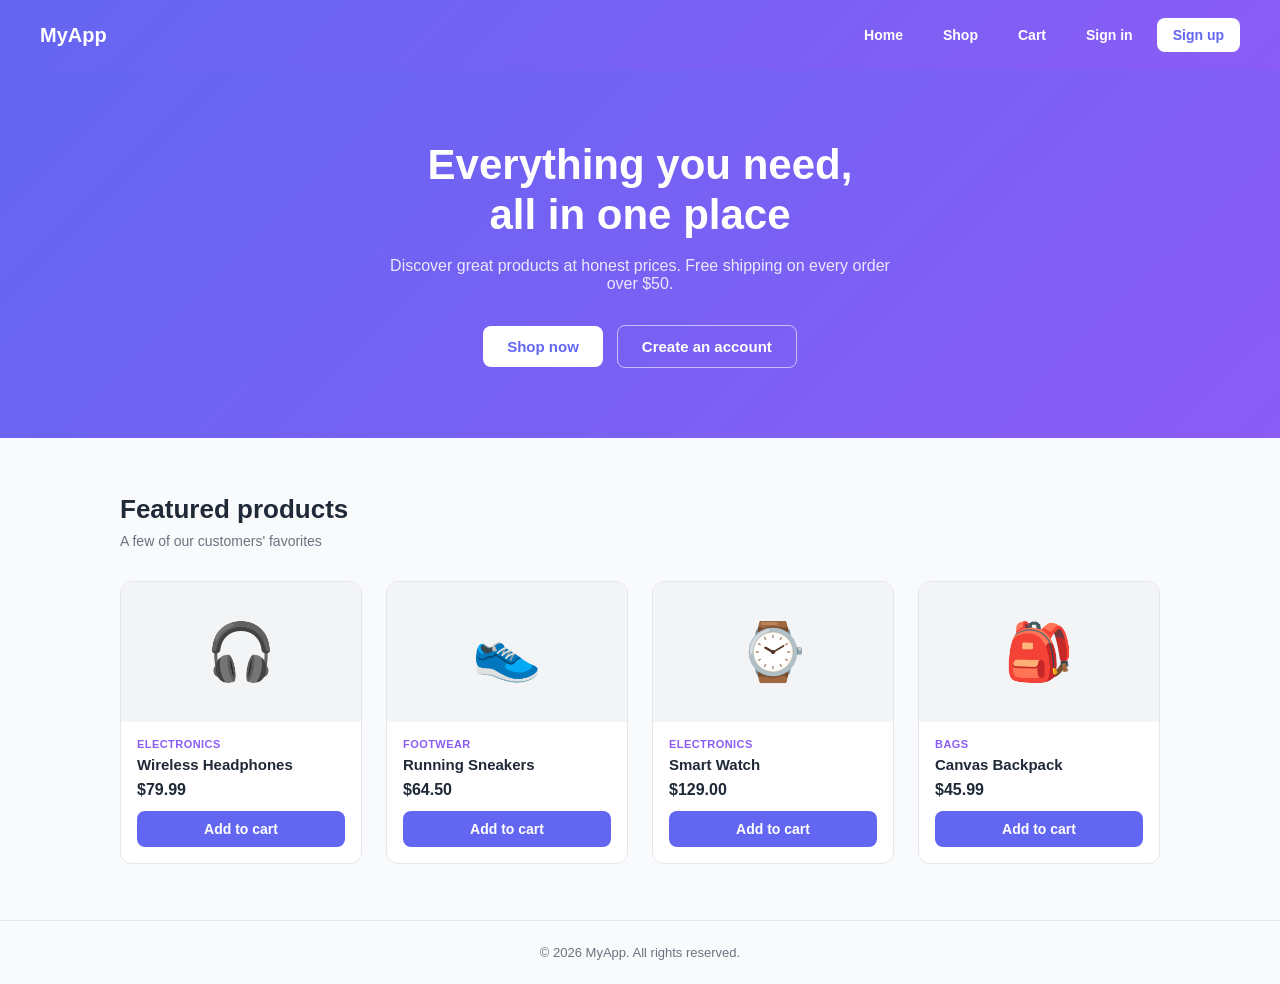
<file: index.html>
<!DOCTYPE html>
<html lang="en">
<head>
<meta charset="UTF-8">
<meta name="viewport" content="width=device-width, initial-scale=1.0">
<title>MyApp Shop &mdash; Home</title>
<link rel="stylesheet" href="css/style.css">
</head>
<body>

  <header class="site-header">
    <a href="index.html" class="logo">MyApp</a>
    <nav>
      <a href="index.html">Home</a>
      <a href="shop.html">Shop</a>
      <a href="cart.html">Cart <span class="cart-count">0</span></a>
      <a href="signin.html">Sign in</a>
      <a href="signup.html" class="signup-link">Sign up</a>
    </nav>
  </header>

  <section class="hero">
    <h1>Everything you need,<br>all in one place</h1>
    <p>Discover great products at honest prices. Free shipping on every order over $50.</p>
    <div class="hero-actions">
      <a href="shop.html" class="btn btn-primary">Shop now</a>
      <a href="signup.html" class="btn btn-secondary">Create an account</a>
    </div>
  </section>

  <section class="section">
    <h2>Featured products</h2>
    <p class="section-subtitle">A few of our customers' favorites</p>
    <div class="product-grid" id="featured-grid"></div>
  </section>

  <footer class="site-footer">
    &copy; 2026 MyApp. All rights reserved.
  </footer>

  <script src="js/products.js"></script>
  <script src="js/cart.js"></script>
  <script>
    const grid = document.getElementById("featured-grid");
    PRODUCTS.slice(0, 4).forEach((p) => {
      const card = document.createElement("div");
      card.className = "product-card";
      card.innerHTML = `
        <div class="product-image">${p.emoji}</div>
        <div class="product-info">
          <div class="product-category">${p.category}</div>
          <div class="product-name">${p.name}</div>
          <div class="product-price">${formatPrice(p.price)}</div>
          <button class="add-to-cart-btn" data-id="${p.id}">Add to cart</button>
        </div>
      `;
      grid.appendChild(card);
    });

    grid.addEventListener("click", (e) => {
      if (!e.target.classList.contains("add-to-cart-btn")) return;
      const id = Number(e.target.dataset.id);
      addToCart(id);
      e.target.textContent = "Added ✓";
      e.target.classList.add("added");
      setTimeout(() => {
        e.target.textContent = "Add to cart";
        e.target.classList.remove("added");
      }, 1200);
    });
  </script>

</body>
</html>
</file>
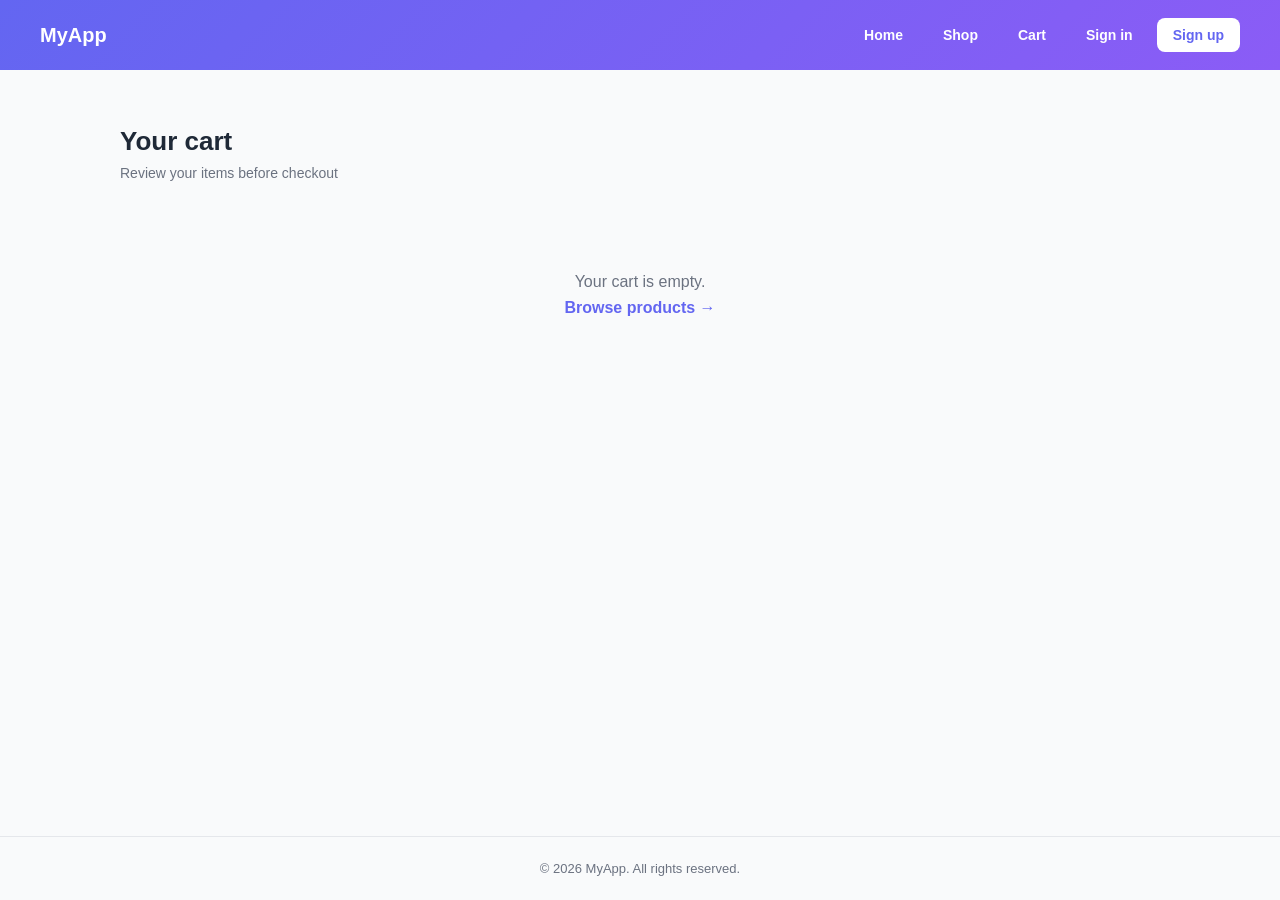
<file: cart.html>
<!DOCTYPE html>
<html lang="en">
<head>
<meta charset="UTF-8">
<meta name="viewport" content="width=device-width, initial-scale=1.0">
<title>Cart &mdash; MyApp</title>
<link rel="stylesheet" href="css/style.css">
</head>
<body>

  <header class="site-header">
    <a href="index.html" class="logo">MyApp</a>
    <nav>
      <a href="index.html">Home</a>
      <a href="shop.html">Shop</a>
      <a href="cart.html">Cart <span class="cart-count">0</span></a>
      <a href="signin.html">Sign in</a>
      <a href="signup.html" class="signup-link">Sign up</a>
    </nav>
  </header>

  <section class="section">
    <h2>Your cart</h2>
    <p class="section-subtitle">Review your items before checkout</p>
    <div id="cart-content"></div>
  </section>

  <footer class="site-footer">
    &copy; 2026 MyApp. All rights reserved.
  </footer>

  <script src="js/products.js"></script>
  <script src="js/cart.js"></script>
  <script>
    const content = document.getElementById("cart-content");
    const SHIPPING = 5.99;

    function render() {
      const cart = getCart();

      if (cart.length === 0) {
        content.innerHTML = `
          <div class="empty-cart">
            <p>Your cart is empty.</p>
            <p style="margin-top:8px;"><a href="shop.html">Browse products &rarr;</a></p>
          </div>
        `;
        return;
      }

      const rows = cart.map((item) => {
        const product = PRODUCTS.find((p) => p.id === item.id);
        if (!product) return "";
        const lineTotal = product.price * item.qty;
        return `
          <div class="cart-item" data-id="${product.id}">
            <div class="product-image">${product.emoji}</div>
            <div class="cart-item-info">
              <div class="product-name">${product.name}</div>
              <div class="cart-item-price">${formatPrice(product.price)} each</div>
            </div>
            <div class="qty-control">
              <button class="qty-decrease" aria-label="Decrease quantity">&minus;</button>
              <span>${item.qty}</span>
              <button class="qty-increase" aria-label="Increase quantity">+</button>
            </div>
            <div class="line-total">${formatPrice(lineTotal)}</div>
            <button class="remove-item">Remove</button>
          </div>
        `;
      }).join("");

      const subtotal = cart.reduce((sum, item) => {
        const product = PRODUCTS.find((p) => p.id === item.id);
        return product ? sum + product.price * item.qty : sum;
      }, 0);
      const total = subtotal + SHIPPING;

      content.innerHTML = `
        <div class="cart-layout">
          <div class="cart-items">${rows}</div>
          <div class="cart-summary">
            <h2>Order summary</h2>
            <div class="summary-row"><span>Subtotal</span><span>${formatPrice(subtotal)}</span></div>
            <div class="summary-row"><span>Shipping</span><span>${formatPrice(SHIPPING)}</span></div>
            <div class="summary-row total"><span>Total</span><span>${formatPrice(total)}</span></div>
            <button class="btn btn-primary" style="width:100%;margin-top:18px;" id="checkout-btn">Checkout</button>
          </div>
        </div>
      `;
    }

    content.addEventListener("click", (e) => {
      const itemEl = e.target.closest(".cart-item");
      if (!itemEl) {
        if (e.target.id === "checkout-btn") {
          alert("This is a demo store — checkout isn't wired up yet.");
        }
        return;
      }
      const id = Number(itemEl.dataset.id);
      const cart = getCart();
      const item = cart.find((i) => i.id === id);
      if (!item) return;

      if (e.target.classList.contains("qty-increase")) {
        setQty(id, item.qty + 1);
        render();
      } else if (e.target.classList.contains("qty-decrease")) {
        setQty(id, item.qty - 1);
        render();
      } else if (e.target.classList.contains("remove-item")) {
        removeFromCart(id);
        render();
      }
    });

    render();
  </script>

</body>
</html>
</file>
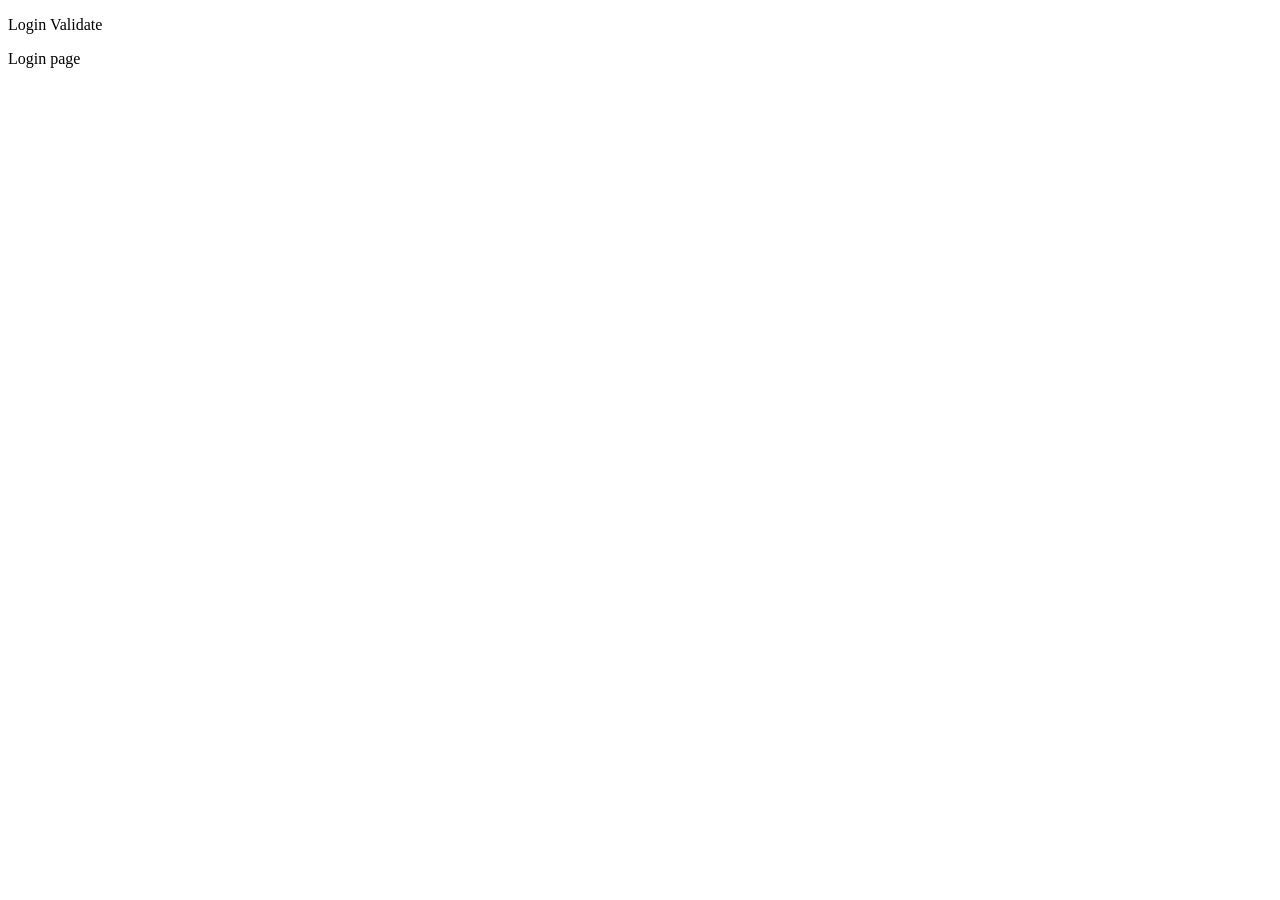
<file: login.html>
<!DOCTYPE html>
<html lang="en">
<head>
    <meta charset="UTF-8">
    <meta name="viewport" content="width=device-width, initial-scale=1.0">
    <title>Document</title>
</head>
<body>
    <p>Login Validate</p>
    <p>Login page</p>
</body>
</html>
</file>
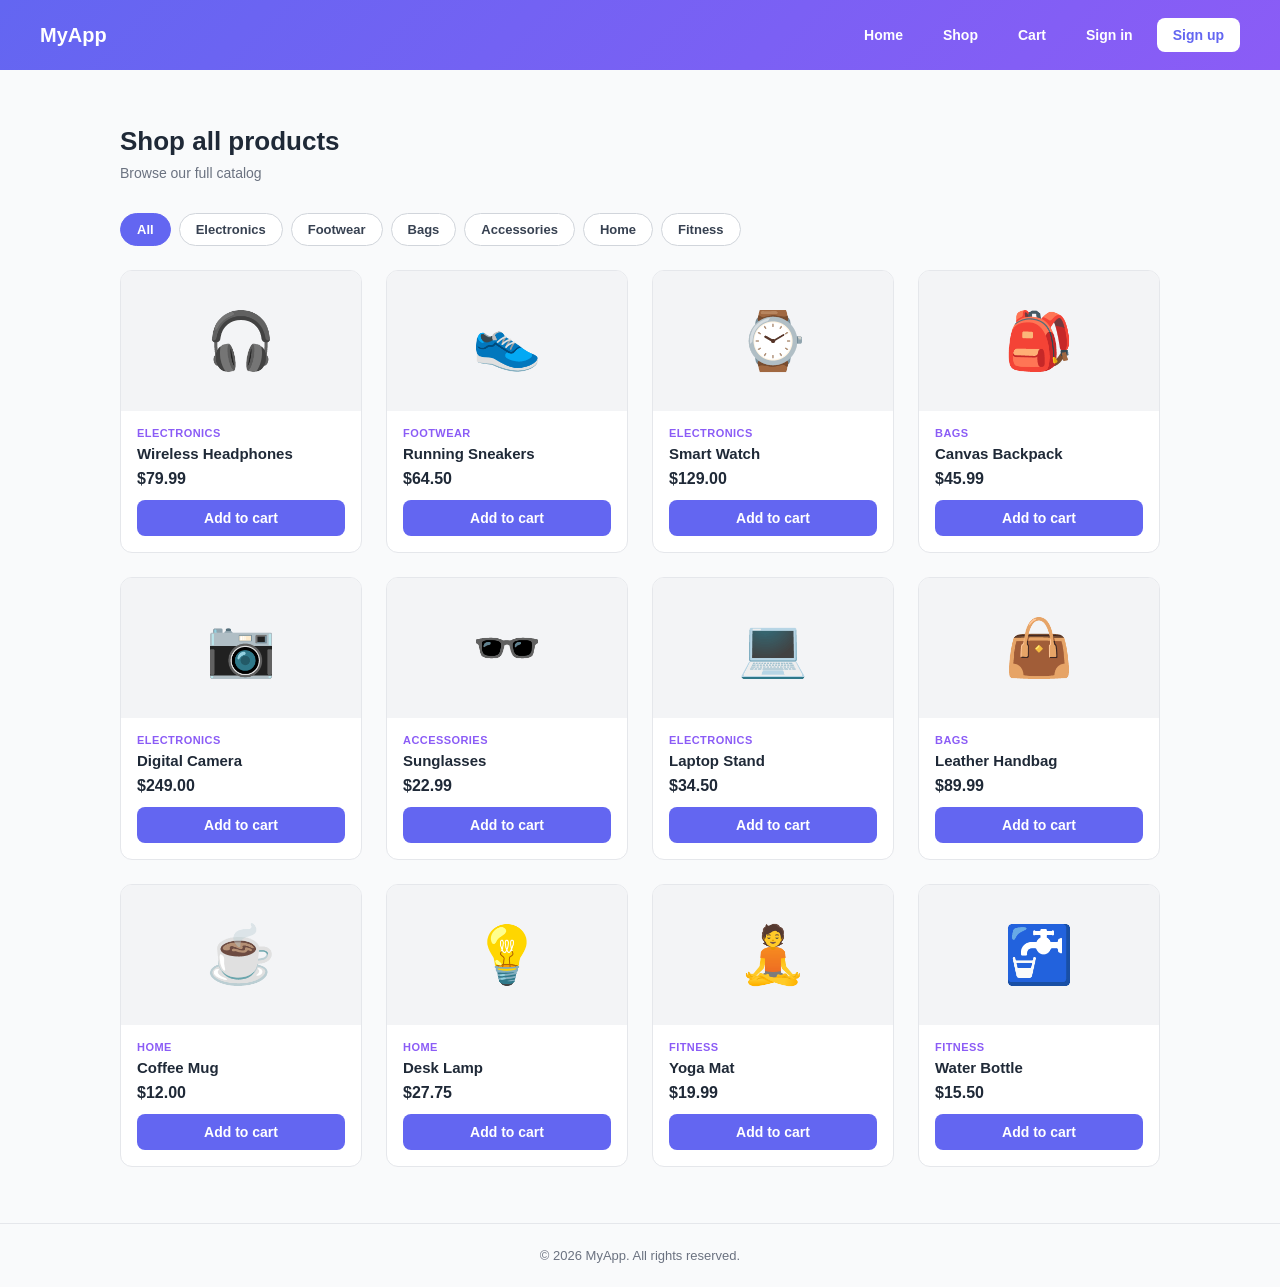
<file: shop.html>
<!DOCTYPE html>
<html lang="en">
<head>
<meta charset="UTF-8">
<meta name="viewport" content="width=device-width, initial-scale=1.0">
<title>Shop &mdash; MyApp</title>
<link rel="stylesheet" href="css/style.css">
</head>
<body>

  <header class="site-header">
    <a href="index.html" class="logo">MyApp</a>
    <nav>
      <a href="index.html">Home</a>
      <a href="shop.html">Shop</a>
      <a href="cart.html">Cart <span class="cart-count">0</span></a>
      <a href="signin.html">Sign in</a>
      <a href="signup.html" class="signup-link">Sign up</a>
    </nav>
  </header>

  <section class="section">
    <h2>Shop all products</h2>
    <p class="section-subtitle">Browse our full catalog</p>

    <div class="shop-toolbar">
      <div class="category-filters" id="category-filters"></div>
    </div>

    <div class="product-grid" id="product-grid"></div>
  </section>

  <footer class="site-footer">
    &copy; 2026 MyApp. All rights reserved.
  </footer>

  <script src="js/products.js"></script>
  <script src="js/cart.js"></script>
  <script>
    const grid = document.getElementById("product-grid");
    const filterBar = document.getElementById("category-filters");
    const categories = ["All", ...new Set(PRODUCTS.map((p) => p.category))];
    let activeCategory = "All";

    function renderFilters() {
      filterBar.innerHTML = "";
      categories.forEach((cat) => {
        const btn = document.createElement("button");
        btn.textContent = cat;
        btn.className = cat === activeCategory ? "active" : "";
        btn.addEventListener("click", () => {
          activeCategory = cat;
          renderFilters();
          renderGrid();
        });
        filterBar.appendChild(btn);
      });
    }

    function renderGrid() {
      grid.innerHTML = "";
      const items = activeCategory === "All"
        ? PRODUCTS
        : PRODUCTS.filter((p) => p.category === activeCategory);

      items.forEach((p) => {
        const card = document.createElement("div");
        card.className = "product-card";
        card.innerHTML = `
          <div class="product-image">${p.emoji}</div>
          <div class="product-info">
            <div class="product-category">${p.category}</div>
            <div class="product-name">${p.name}</div>
            <div class="product-price">${formatPrice(p.price)}</div>
            <button class="add-to-cart-btn" data-id="${p.id}">Add to cart</button>
          </div>
        `;
        grid.appendChild(card);
      });
    }

    grid.addEventListener("click", (e) => {
      if (!e.target.classList.contains("add-to-cart-btn")) return;
      const id = Number(e.target.dataset.id);
      addToCart(id);
      e.target.textContent = "Added ✓";
      e.target.classList.add("added");
      setTimeout(() => {
        e.target.textContent = "Add to cart";
        e.target.classList.remove("added");
      }, 1200);
    });

    renderFilters();
    renderGrid();
  </script>

</body>
</html>
</file>
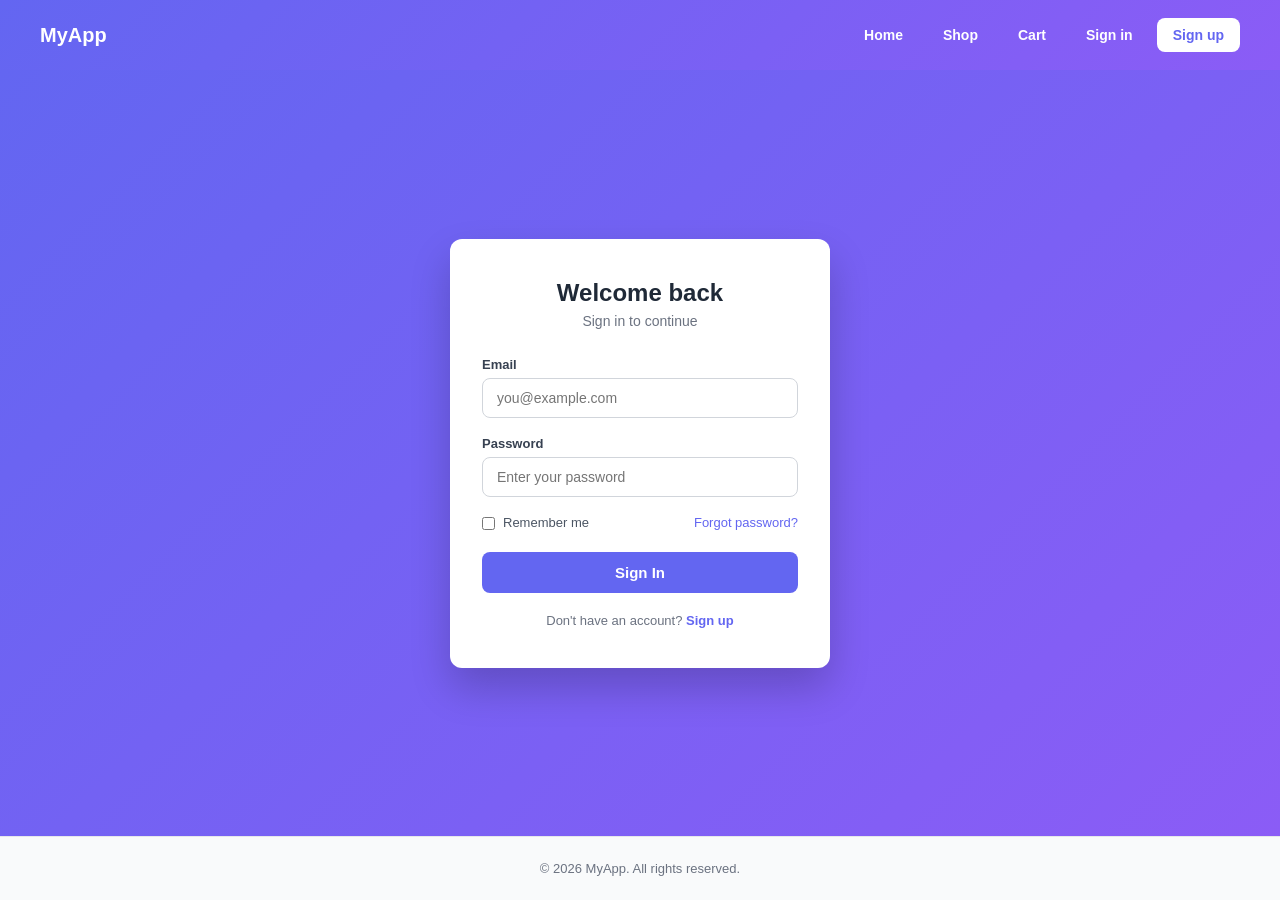
<file: signin.html>
<!DOCTYPE html>
<html lang="en">
<head>
<meta charset="UTF-8">
<meta name="viewport" content="width=device-width, initial-scale=1.0">
<title>Sign In &mdash; MyApp</title>
<link rel="stylesheet" href="css/style.css">
</head>
<body>

  <header class="site-header">
    <a href="index.html" class="logo">MyApp</a>
    <nav>
      <a href="index.html">Home</a>
      <a href="shop.html">Shop</a>
      <a href="cart.html">Cart <span class="cart-count">0</span></a>
      <a href="signin.html">Sign in</a>
      <a href="signup.html" class="signup-link">Sign up</a>
    </nav>
  </header>

  <div class="auth-wrap">
    <div class="card">
      <h1>Welcome back</h1>
      <p class="subtitle">Sign in to continue</p>

      <form action="#" method="post">
        <div class="field">
          <label for="email">Email</label>
          <input type="email" id="email" name="email" placeholder="you@example.com" required>
        </div>

        <div class="field">
          <label for="password">Password</label>
          <input type="password" id="password" name="password" placeholder="Enter your password" required>
        </div>

        <div class="options">
          <label>
            <input type="checkbox" name="remember">
            Remember me
          </label>
          <a href="#">Forgot password?</a>
        </div>

        <button type="submit" class="submit">Sign In</button>
      </form>

      <p class="footer-text">Don't have an account? <a href="signup.html">Sign up</a></p>
    </div>
  </div>

  <footer class="site-footer">
    &copy; 2026 MyApp. All rights reserved.
  </footer>

  <script src="js/products.js"></script>
  <script src="js/cart.js"></script>

</body>
</html>
</file>
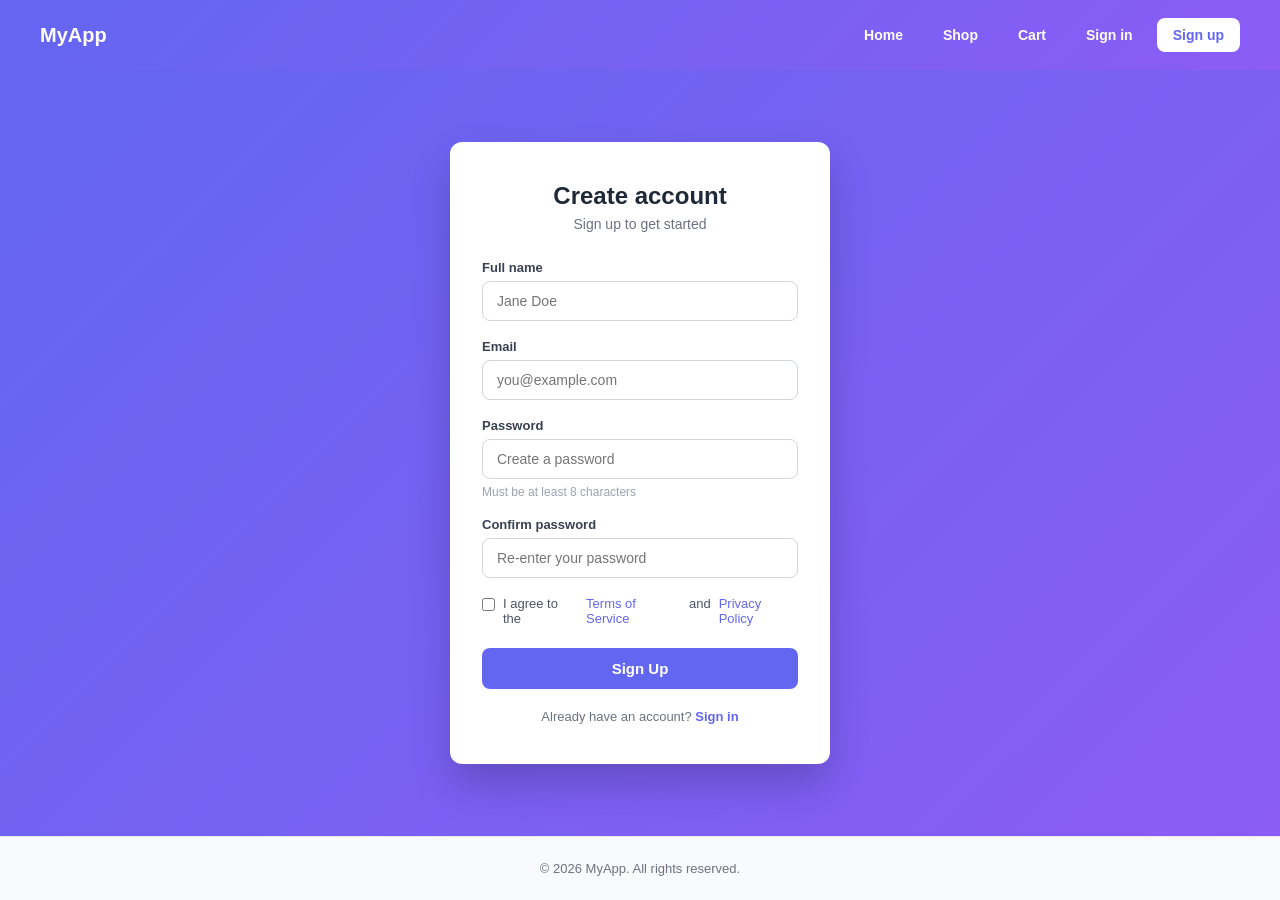
<file: signup.html>
<!DOCTYPE html>
<html lang="en">
<head>
<meta charset="UTF-8">
<meta name="viewport" content="width=device-width, initial-scale=1.0">
<title>Sign Up &mdash; MyApp</title>
<link rel="stylesheet" href="css/style.css">
</head>
<body>

  <header class="site-header">
    <a href="index.html" class="logo">MyApp</a>
    <nav>
      <a href="index.html">Home</a>
      <a href="shop.html">Shop</a>
      <a href="cart.html">Cart <span class="cart-count">0</span></a>
      <a href="signin.html">Sign in</a>
      <a href="signup.html" class="signup-link">Sign up</a>
    </nav>
  </header>

  <div class="auth-wrap">
    <div class="card">
      <h1>Create account</h1>
      <p class="subtitle">Sign up to get started</p>

      <form action="#" method="post">
        <div class="field">
          <label for="name">Full name</label>
          <input type="text" id="name" name="name" placeholder="Jane Doe" required>
        </div>

        <div class="field">
          <label for="email">Email</label>
          <input type="email" id="email" name="email" placeholder="you@example.com" required>
        </div>

        <div class="field">
          <label for="password">Password</label>
          <input type="password" id="password" name="password" placeholder="Create a password" minlength="8" required>
          <small>Must be at least 8 characters</small>
        </div>

        <div class="field">
          <label for="confirm-password">Confirm password</label>
          <input type="password" id="confirm-password" name="confirm-password" placeholder="Re-enter your password" minlength="8" required>
        </div>

        <div class="options">
          <label>
            <input type="checkbox" name="terms" required>
            I agree to the <a href="#">Terms of Service</a> and <a href="#">Privacy Policy</a>
          </label>
        </div>

        <button type="submit" class="submit">Sign Up</button>
      </form>

      <p class="footer-text">Already have an account? <a href="signin.html">Sign in</a></p>
    </div>
  </div>

  <footer class="site-footer">
    &copy; 2026 MyApp. All rights reserved.
  </footer>

  <script src="js/products.js"></script>
  <script src="js/cart.js"></script>

</body>
</html>
</file>
<file: css/style.css>
* {
  box-sizing: border-box;
  margin: 0;
  padding: 0;
}

body {
  min-height: 100vh;
  display: flex;
  flex-direction: column;
  font-family: -apple-system, BlinkMacSystemFont, "Segoe UI", Roboto, Arial, sans-serif;
  background: #f9fafb;
  color: #1f2937;
}

a {
  color: inherit;
}

/* ---------- Site header ---------- */

.site-header {
  display: flex;
  align-items: center;
  justify-content: space-between;
  padding: 18px 40px;
  background: linear-gradient(135deg, #6366f1, #8b5cf6);
  color: #fff;
}

.site-header .logo {
  font-size: 20px;
  font-weight: 700;
  text-decoration: none;
  color: #fff;
}

.site-header nav {
  display: flex;
  align-items: center;
  gap: 8px;
}

.site-header nav a {
  text-decoration: none;
  font-size: 14px;
  font-weight: 600;
  padding: 9px 16px;
  border-radius: 8px;
  color: #fff;
  transition: background 0.15s ease, color 0.15s ease;
  position: relative;
}

.site-header nav a:hover {
  background: rgba(255, 255, 255, 0.15);
}

.site-header nav a.signup-link {
  background: #fff;
  color: #6366f1;
}

.site-header nav a.signup-link:hover {
  background: #f3f4f6;
}

.cart-count {
  display: inline-flex;
  align-items: center;
  justify-content: center;
  min-width: 18px;
  height: 18px;
  padding: 0 4px;
  margin-left: 4px;
  border-radius: 999px;
  background: #fff;
  color: #6366f1;
  font-size: 11px;
  font-weight: 700;
  vertical-align: middle;
}

/* ---------- Buttons ---------- */

.btn {
  display: inline-block;
  text-decoration: none;
  font-size: 15px;
  font-weight: 600;
  padding: 12px 24px;
  border-radius: 8px;
  border: none;
  cursor: pointer;
  transition: background 0.15s ease, color 0.15s ease, transform 0.1s ease;
}

.btn-primary {
  background: #6366f1;
  color: #fff;
}

.btn-primary:hover {
  background: #4f46e5;
}

.btn-secondary {
  background: #fff;
  color: #6366f1;
  border: 1px solid #d1d5db;
}

.btn-secondary:hover {
  background: #f3f4f6;
}

/* ---------- Auth pages (sign in / sign up) ---------- */

.auth-wrap {
  flex: 1;
  display: flex;
  align-items: center;
  justify-content: center;
  background: linear-gradient(135deg, #6366f1, #8b5cf6);
  padding: 40px 20px;
}

.card {
  width: 100%;
  max-width: 380px;
  background: #ffffff;
  border-radius: 12px;
  padding: 40px 32px;
  box-shadow: 0 20px 40px rgba(0, 0, 0, 0.2);
}

.card h1 {
  font-size: 24px;
  color: #1f2937;
  margin-bottom: 6px;
  text-align: center;
}

.card p.subtitle {
  font-size: 14px;
  color: #6b7280;
  text-align: center;
  margin-bottom: 28px;
}

.field {
  margin-bottom: 18px;
}

.field label {
  display: block;
  font-size: 13px;
  font-weight: 600;
  color: #374151;
  margin-bottom: 6px;
}

.field input {
  width: 100%;
  padding: 11px 14px;
  font-size: 14px;
  border: 1px solid #d1d5db;
  border-radius: 8px;
  outline: none;
  transition: border-color 0.15s ease, box-shadow 0.15s ease;
}

.field input:focus {
  border-color: #6366f1;
  box-shadow: 0 0 0 3px rgba(99, 102, 241, 0.15);
}

.field small {
  display: block;
  margin-top: 6px;
  font-size: 12px;
  color: #9ca3af;
}

.options {
  display: flex;
  align-items: flex-start;
  justify-content: space-between;
  margin-bottom: 22px;
  font-size: 13px;
}

.options label {
  display: flex;
  align-items: flex-start;
  gap: 8px;
  color: #4b5563;
  cursor: pointer;
}

.options input[type="checkbox"] {
  margin-top: 2px;
}

.options a {
  color: #6366f1;
  text-decoration: none;
}

.options a:hover {
  text-decoration: underline;
}

button.submit {
  width: 100%;
  padding: 12px;
  background: #6366f1;
  color: #fff;
  font-size: 15px;
  font-weight: 600;
  border: none;
  border-radius: 8px;
  cursor: pointer;
  transition: background 0.15s ease;
}

button.submit:hover {
  background: #4f46e5;
}

.footer-text {
  text-align: center;
  font-size: 13px;
  color: #6b7280;
  margin-top: 20px;
}

.footer-text a {
  color: #6366f1;
  text-decoration: none;
  font-weight: 600;
}

.footer-text a:hover {
  text-decoration: underline;
}

/* ---------- Hero (homepage) ---------- */

.hero {
  background: linear-gradient(135deg, #6366f1, #8b5cf6);
  color: #fff;
  text-align: center;
  padding: 70px 20px;
}

.hero h1 {
  font-size: 42px;
  line-height: 1.2;
  margin-bottom: 16px;
}

.hero p {
  font-size: 16px;
  color: rgba(255, 255, 255, 0.85);
  max-width: 520px;
  margin: 0 auto 32px;
}

.hero-actions {
  display: flex;
  align-items: center;
  justify-content: center;
  gap: 14px;
}

.hero-actions .btn-primary {
  background: #fff;
  color: #6366f1;
}

.hero-actions .btn-primary:hover {
  background: #f3f4f6;
}

.hero-actions .btn-secondary {
  background: transparent;
  color: #fff;
  border: 1px solid rgba(255, 255, 255, 0.6);
}

.hero-actions .btn-secondary:hover {
  background: rgba(255, 255, 255, 0.1);
}

/* ---------- Sections ---------- */

.section {
  padding: 56px 40px;
  max-width: 1120px;
  margin: 0 auto;
  width: 100%;
}

.section h2 {
  font-size: 26px;
  margin-bottom: 8px;
}

.section .section-subtitle {
  font-size: 14px;
  color: #6b7280;
  margin-bottom: 32px;
}

/* ---------- Product grid ---------- */

.product-grid {
  display: grid;
  grid-template-columns: repeat(auto-fill, minmax(220px, 1fr));
  gap: 24px;
}

.product-card {
  background: #fff;
  border: 1px solid #e5e7eb;
  border-radius: 12px;
  overflow: hidden;
  display: flex;
  flex-direction: column;
  transition: box-shadow 0.15s ease, transform 0.1s ease;
}

.product-card:hover {
  box-shadow: 0 10px 25px rgba(0, 0, 0, 0.08);
  transform: translateY(-2px);
}

.product-image {
  height: 140px;
  display: flex;
  align-items: center;
  justify-content: center;
  font-size: 56px;
  background: #f3f4f6;
}

.product-info {
  padding: 16px;
  display: flex;
  flex-direction: column;
  flex: 1;
}

.product-category {
  font-size: 11px;
  font-weight: 700;
  letter-spacing: 0.04em;
  text-transform: uppercase;
  color: #8b5cf6;
  margin-bottom: 6px;
}

.product-name {
  font-size: 15px;
  font-weight: 600;
  margin-bottom: 8px;
  color: #1f2937;
}

.product-price {
  font-size: 16px;
  font-weight: 700;
  color: #1f2937;
  margin-top: auto;
  margin-bottom: 12px;
}

.add-to-cart-btn {
  width: 100%;
  padding: 10px;
  background: #6366f1;
  color: #fff;
  font-size: 14px;
  font-weight: 600;
  border: none;
  border-radius: 8px;
  cursor: pointer;
  transition: background 0.15s ease;
}

.add-to-cart-btn:hover {
  background: #4f46e5;
}

.add-to-cart-btn.added {
  background: #16a34a;
}

/* ---------- Shop toolbar ---------- */

.shop-toolbar {
  display: flex;
  align-items: center;
  justify-content: space-between;
  flex-wrap: wrap;
  gap: 12px;
  margin-bottom: 24px;
}

.category-filters {
  display: flex;
  gap: 8px;
  flex-wrap: wrap;
}

.category-filters button {
  padding: 8px 16px;
  border-radius: 999px;
  border: 1px solid #d1d5db;
  background: #fff;
  font-size: 13px;
  font-weight: 600;
  color: #374151;
  cursor: pointer;
  transition: background 0.15s ease, color 0.15s ease, border-color 0.15s ease;
}

.category-filters button:hover {
  border-color: #6366f1;
}

.category-filters button.active {
  background: #6366f1;
  border-color: #6366f1;
  color: #fff;
}

/* ---------- Cart page ---------- */

.cart-layout {
  display: grid;
  grid-template-columns: 1fr 320px;
  gap: 32px;
  align-items: start;
}

.cart-items {
  display: flex;
  flex-direction: column;
  gap: 16px;
}

.cart-item {
  display: flex;
  align-items: center;
  gap: 16px;
  background: #fff;
  border: 1px solid #e5e7eb;
  border-radius: 12px;
  padding: 16px;
}

.cart-item .product-image {
  width: 72px;
  height: 72px;
  flex-shrink: 0;
  border-radius: 8px;
  font-size: 32px;
}

.cart-item-info {
  flex: 1;
}

.cart-item-info .product-name {
  margin-bottom: 4px;
}

.cart-item-price {
  font-size: 13px;
  color: #6b7280;
}

.qty-control {
  display: flex;
  align-items: center;
  gap: 8px;
}

.qty-control button {
  width: 28px;
  height: 28px;
  border-radius: 6px;
  border: 1px solid #d1d5db;
  background: #fff;
  font-size: 15px;
  font-weight: 700;
  cursor: pointer;
  color: #374151;
}

.qty-control button:hover {
  border-color: #6366f1;
  color: #6366f1;
}

.qty-control span {
  min-width: 20px;
  text-align: center;
  font-weight: 600;
}

.remove-item {
  background: none;
  border: none;
  color: #ef4444;
  font-size: 13px;
  font-weight: 600;
  cursor: pointer;
}

.remove-item:hover {
  text-decoration: underline;
}

.line-total {
  font-weight: 700;
  min-width: 70px;
  text-align: right;
}

.cart-summary {
  background: #fff;
  border: 1px solid #e5e7eb;
  border-radius: 12px;
  padding: 24px;
}

.cart-summary h2 {
  font-size: 18px;
  margin-bottom: 16px;
}

.summary-row {
  display: flex;
  justify-content: space-between;
  font-size: 14px;
  color: #4b5563;
  margin-bottom: 10px;
}

.summary-row.total {
  font-size: 16px;
  font-weight: 700;
  color: #1f2937;
  border-top: 1px solid #e5e7eb;
  padding-top: 12px;
  margin-top: 12px;
}

.empty-cart {
  text-align: center;
  padding: 60px 20px;
  color: #6b7280;
}

.empty-cart a {
  color: #6366f1;
  font-weight: 600;
  text-decoration: none;
}

.empty-cart a:hover {
  text-decoration: underline;
}

/* ---------- Footer ---------- */

.site-footer {
  text-align: center;
  padding: 24px;
  font-size: 13px;
  color: #6b7280;
  border-top: 1px solid #e5e7eb;
  margin-top: auto;
}

@media (max-width: 720px) {
  .cart-layout {
    grid-template-columns: 1fr;
  }

  .site-header {
    padding: 14px 20px;
    flex-wrap: wrap;
    gap: 10px;
  }

  .section {
    padding: 40px 20px;
  }
}
</file>
